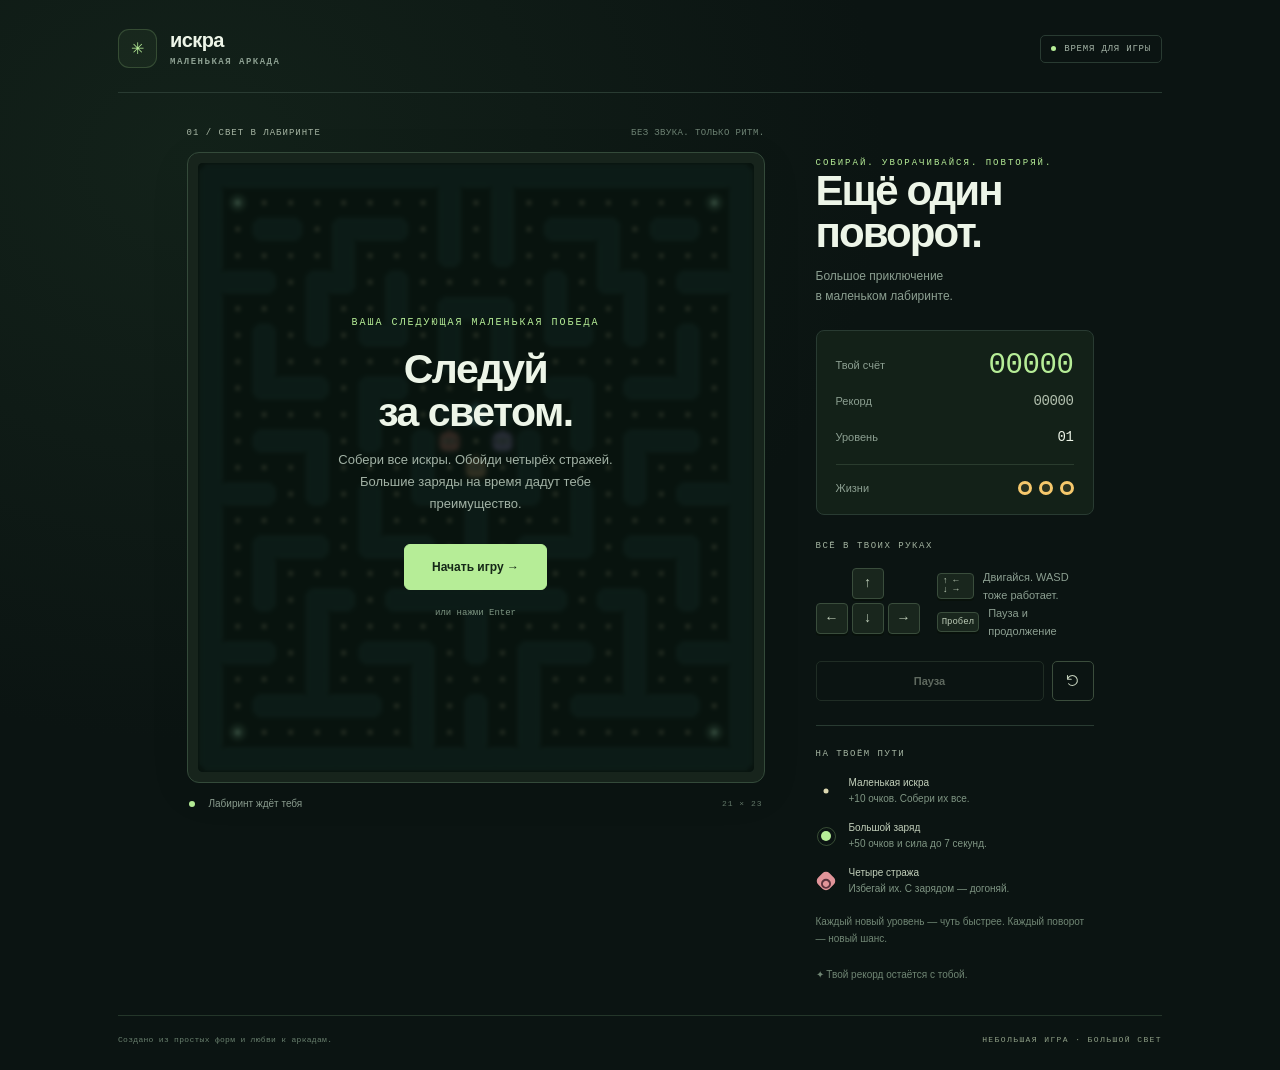
<file: index.html>
<!DOCTYPE html>
<html lang="ru">
<head>
  <meta charset="UTF-8">
  <meta name="viewport" content="width=device-width, initial-scale=1.0">
  <meta name="theme-color" content="#101917">
  <meta name="description" content="Искра — игра о маленьком светящемся путешественнике, лабиринте и четырёх стражах. Без установок и зависимостей.">
  <title>Искра — свет в лабиринте</title>
  <link rel="icon" href="data:image/svg+xml,%3Csvg xmlns='http://www.w3.org/2000/svg' viewBox='0 0 32 32'%3E%3Crect width='32' height='32' rx='9' fill='%23101917'/%3E%3Ccircle cx='16' cy='16' r='10' fill='%23f6ce68'/%3E%3Crect x='17' y='11' width='6' height='10' rx='3' fill='%23101917'/%3E%3C/svg%3E">
  <link rel="stylesheet" href="styles.css">
  <script src="game.js" defer></script>
</head>
<body>
  <div class="app-shell">
    <header class="masthead">
      <a class="brand" href="index.html" aria-label="Искра — главная">
        <span class="brand-mark" aria-hidden="true">✳</span>
        <span class="brand-name">искра<span class="brand-subtitle">маленькая аркада</span></span>
      </a>
      <span class="header-tag">Время для игры</span>
    </header>

    <main class="game-layout">
      <section class="play-column" aria-label="Игровое поле">
        <div class="game-topline">
          <span class="section-label">01 / СВЕТ В ЛАБИРИНТЕ</span>
          <span class="sound-note">Без звука. Только ритм.</span>
        </div>
        <div class="board-shell">
          <canvas id="gameCanvas" width="630" height="690" tabindex="0" aria-label="Лабиринт: собирайте искры и избегайте четырёх стражей. Управление стрелками или WASD.">Для игры нужен браузер с поддержкой Canvas и JavaScript.</canvas>
          <div id="overlay" class="game-overlay">
            <div class="overlay-card">
              <span id="overlayEyebrow" class="eyebrow">ВАША СЛЕДУЮЩАЯ МАЛЕНЬКАЯ ПОБЕДА</span>
              <h1 id="overlayTitle">Следуй<br>за светом.</h1>
              <p id="overlayText">Собери все искры. Обойди четырёх стражей. Большие заряды на время дадут тебе преимущество.</p>
              <button id="startButton" class="primary-button" type="button">Начать игру →</button>
              <span id="overlayHint" class="overlay-hint">или нажми Enter</span>
            </div>
          </div>
        </div>
        <div class="board-footer">
          <span class="status-indicator" aria-hidden="true"></span>
          <span id="statusText" role="status" aria-live="polite">Лабиринт ждёт тебя</span>
          <span class="board-dimensions">21 × 23</span>
        </div>
        <div class="touch-controls" aria-label="Сенсорное управление">
          <button class="touch-key touch-up" data-direction="up" aria-label="Вверх" type="button">↑</button>
          <button class="touch-key touch-left" data-direction="left" aria-label="Влево" type="button">←</button>
          <button class="touch-key touch-down" data-direction="down" aria-label="Вниз" type="button">↓</button>
          <button class="touch-key touch-right" data-direction="right" aria-label="Вправо" type="button">→</button>
        </div>
      </section>

      <aside class="sidebar" aria-label="Счёт и управление">
        <div class="title-block">
          <span class="eyebrow">СОБИРАЙ. УВОРАЧИВАЙСЯ. ПОВТОРЯЙ.</span>
          <h2>Ещё один <br>поворот.</h2>
          <p>Большое приключение<br>в маленьком лабиринте.</p>
        </div>
        <section class="stats-panel" aria-label="Показатели игры">
          <div class="stat-row"><span class="stat-label">Твой счёт</span><span id="scoreValue" class="stat-value">00000</span></div>
          <div class="stat-row"><span class="stat-label">Рекорд</span><span id="bestValue" class="stat-value">00000</span></div>
          <div class="stat-row"><span class="stat-label">Уровень</span><span id="levelValue" class="stat-value">01</span></div>
          <div class="lives-row"><span class="stat-label">Жизни</span><div id="livesValue" class="life-icons" role="img" aria-label="3 жизни"><span class="life-icon"></span><span class="life-icon"></span><span class="life-icon"></span></div></div>
        </section>
        <section class="controls-panel" aria-label="Как играть">
          <h3 class="panel-heading">Всё в твоих руках</h3>
          <div class="arrow-keys" aria-hidden="true"><span class="key up">↑</span><span class="key left">←</span><span class="key down">↓</span><span class="key right">→</span></div>
          <div class="instruction-row"><span class="kbd">↑ ← ↓ →</span><span class="instruction-text">Двигайся. WASD тоже работает.</span></div>
          <div class="instruction-row"><span class="kbd">Пробел</span><span class="instruction-text">Пауза и продолжение</span></div>
          <div class="action-buttons">
            <button id="pauseButton" class="secondary-button" type="button" disabled>Пауза</button>
            <button id="restartButton" class="icon-button" type="button" aria-label="Перезапустить игру" title="Перезапустить игру">
              <svg width="20" height="20" viewBox="0 0 24 24" fill="none" stroke="currentColor" stroke-width="1.7" stroke-linecap="round" stroke-linejoin="round" aria-hidden="true"><path d="M4 10a8 8 0 1 1 1.7 7.2M4 4v6h6"/></svg>
            </button>
          </div>
        </section>
        <section class="legend-panel" aria-label="Предметы и противники">
          <h3 class="panel-heading">На твоём пути</h3>
          <div class="legend-row"><span class="legend-marker dot" aria-hidden="true"></span><p><strong>Маленькая искра</strong><span>+10 очков. Собери их все.</span></p></div>
          <div class="legend-row"><span class="legend-marker power" aria-hidden="true"></span><p><strong>Большой заряд</strong><span>+50 очков и сила до 7 секунд.</span></p></div>
          <div class="legend-row"><span class="legend-marker enemy" aria-hidden="true"></span><p><strong>Четыре стража</strong><span>Избегай их. С зарядом — догоняй.</span></p></div>
          <p class="level-note">Каждый новый уровень — чуть быстрее. Каждый поворот — новый шанс.</p>
        </section>
        <div class="bottom-note"><span aria-hidden="true">✦</span> Твой рекорд остаётся с тобой.</div>
      </aside>
    </main>
    <footer class="page-footer"><span class="footer-note">Создано из простых форм и любви к аркадам.</span><span class="footer-mark">НЕБОЛЬШАЯ ИГРА · БОЛЬШОЙ СВЕТ</span></footer>
  </div>
  <noscript><p style="padding:24px;text-align:center;color:#f6ce68">Включите JavaScript в браузере, чтобы играть.</p></noscript>
</body>
</html>
</file>
<file: styles.css>
:root {
  color-scheme: dark;
  --background: #0b1412;
  --surface: #111e1a;
  --surface-raised: #16251f;
  --border: #293b32;
  --text: #edf5e8;
  --muted: #8c9f91;
  --mint: #b6ed97;
  --amber: #f6c86c;
  --mono: "SFMono-Regular", Consolas, "Liberation Mono", monospace;
}

* { box-sizing: border-box; }

html { min-width: 320px; }

body {
  margin: 0;
  background: radial-gradient(ellipse at 15% 15%, #13221a 0, transparent 45%), var(--background);
  color: var(--text);
  font-family: Inter, -apple-system, BlinkMacSystemFont, "Segoe UI", sans-serif;
  -webkit-font-smoothing: antialiased;
}

button { font: inherit; }

button:focus-visible {
  outline: 3px solid var(--amber);
  outline-offset: 4px;
}

button:disabled { cursor: not-allowed; opacity: .45; }

.app-shell {
  width: min(1120px, 100%);
  margin: 0 auto;
  padding: 29px 38px 24px;
}

.masthead {
  display: flex;
  align-items: center;
  justify-content: space-between;
  gap: 24px;
  min-height: 52px;
  padding-bottom: 23px;
  border-bottom: 1px solid var(--border);
}

.brand { display: flex; align-items: center; gap: 13px; color: inherit; text-decoration: none; }
.brand:focus-visible { outline: 2px solid var(--amber); outline-offset: 5px; border-radius: 6px; }

.brand-mark {
  display: grid;
  width: 39px;
  height: 39px;
  place-items: center;
  border: 1px solid #b6ed972e;
  border-radius: 11px;
  background: #b6ed970b;
  color: var(--mint);
  flex-shrink: 0;
}

.brand-mark svg { display: block; width: 24px; height: 24px; }

.brand-name {
  font-size: 20px;
  font-weight: 800;
  line-height: 1.1;
  letter-spacing: -.6px;
}

.brand-subtitle {
  display: block;
  margin-top: 5px;
  font-family: var(--mono);
  font-size: 9px;
  line-height: 1.4;
  letter-spacing: 1.5px;
  text-transform: uppercase;
  color: var(--muted);
}

.header-tag {
  display: flex;
  align-items: center;
  gap: 8px;
  padding: 7px 10px;
  border: 1px solid var(--border);
  border-radius: 5px;
  color: #a5b4a7;
  font-family: var(--mono);
  font-size: 9px;
  line-height: 1.4;
  letter-spacing: .8px;
  text-transform: uppercase;
}

.header-tag::before {
  content: "";
  width: 5px;
  height: 5px;
  border-radius: 50%;
  background: var(--mint);
}

.game-layout {
  display: grid;
  grid-template-columns: minmax(0, 578px) 278px;
  justify-content: center;
  gap: 51px;
  margin-top: 34px;
}

.play-column { min-width: 0; }

.game-topline {
  display: flex;
  align-items: center;
  justify-content: space-between;
  gap: 12px;
  margin-bottom: 12px;
}

.section-label,
.sound-note,
.board-dimensions {
  font-family: var(--mono);
  font-size: 9px;
  line-height: 1.5;
  letter-spacing: 1px;
  text-transform: uppercase;
}

.section-label { color: #a8b7a5; }
.sound-note { color: #6f8475; letter-spacing: .4px; }

.board-shell {
  position: relative;
  overflow: hidden;
  padding: 10px;
  border: 1px solid #344a3a;
  border-radius: 12px;
  background: #17241c;
  box-shadow: 0 10px 40px #00000014;
}

#gameCanvas {
  display: block;
  width: 100%;
  height: auto;
  border-radius: 5px;
  background: #0b1611;
  touch-action: none;
}

#gameCanvas:focus-visible { outline: 1px solid #b6ed9770; outline-offset: -1px; }

.game-overlay {
  position: absolute;
  inset: 10px;
  display: flex;
  align-items: center;
  justify-content: center;
  padding: 25px;
  border-radius: 5px;
  background: #07120cbd;
  backdrop-filter: blur(2px);
  -webkit-backdrop-filter: blur(2px);
}

.game-overlay[hidden] { display: none; }

.overlay-card { max-width: 355px; text-align: center; }

.eyebrow {
  margin: 0 0 15px;
  color: var(--mint);
  font-family: var(--mono);
  font-size: 10px;
  font-weight: 500;
  line-height: 1.6;
  letter-spacing: 2px;
  text-transform: uppercase;
}

.overlay-card .eyebrow { display: block; margin-bottom: 17px; }

.overlay-card h1 {
  margin: 0 0 15px;
  font-size: clamp(29px, 3.6vw, 41px);
  line-height: 1.05;
  font-weight: 750;
  letter-spacing: -1.5px;
}

.overlay-card p {
  margin: 0 auto 28px;
  max-width: 310px;
  font-size: 13px;
  line-height: 1.7;
  color: #a2b2a5;
}

.primary-button {
  display: inline-flex;
  align-items: center;
  justify-content: center;
  gap: 10px;
  min-height: 46px;
  padding: 0 27px;
  border: 1px solid var(--mint);
  border-radius: 6px;
  background: var(--mint);
  color: #152717;
  font-size: 12px;
  font-weight: 700;
  cursor: pointer;
  transition: background .15s, transform .15s;
}

.primary-button:hover { background: #c9f5b2; }
.primary-button:active { transform: translateY(1px); }

.overlay-hint {
  display: block;
  margin-top: 16px;
  color: #7d9481;
  font-family: var(--mono);
  font-size: 9px;
  line-height: 1.6;
}

.board-footer {
  display: flex;
  align-items: center;
  justify-content: space-between;
  gap: 14px;
  padding: 13px 2px 0;
  color: var(--muted);
  font-size: 10px;
  line-height: 1.5;
}

.status-indicator {
  display: inline-block;
  width: 6px;
  height: 6px;
  margin-right: 7px;
  border-radius: 50%;
  background: var(--mint);
  vertical-align: 1px;
}

.board-dimensions { color: #637969; font-size: 8px; }
#statusText { flex: 1; }
.status-indicator { flex-shrink: 0; margin-right: 0; }

.sidebar { min-width: 0; padding-top: 24px; }

.title-block { padding-bottom: 24px; }
.title-block .eyebrow { margin-bottom: 12px; font-size: 9px; }

.title-block h2 {
  margin: 0 0 12px;
  font-size: 42px;
  font-weight: 750;
  line-height: 1.01;
  letter-spacing: -1.9px;
}

.title-block p {
  max-width: 259px;
  margin: 0;
  color: var(--muted);
  font-size: 12px;
  line-height: 1.65;
}

.stats-panel {
  padding: 16px 19px 15px;
  border: 1px solid var(--border);
  border-radius: 8px;
  background: #132118;
}

.stat-row {
  display: flex;
  align-items: center;
  justify-content: space-between;
  gap: 16px;
  min-height: 36px;
}

.stat-label { color: var(--muted); font-size: 11px; }

.stat-value {
  font-family: var(--mono);
  font-size: 18px;
  font-weight: 500;
  font-variant-numeric: tabular-nums;
  letter-spacing: -.4px;
}

#scoreValue { color: var(--mint); font-size: 29px; }
#bestValue { color: #b4c2b0; font-size: 14px; }
#levelValue { font-size: 14px; }

.lives-row {
  display: flex;
  align-items: center;
  justify-content: space-between;
  min-height: 35px;
  gap: 16px;
  margin-top: 9px;
  padding-top: 11px;
  border-top: 1px solid #2a3c2e;
  color: var(--muted);
  font-size: 11px;
}

.life-icons { display: flex; align-items: center; gap: 7px; }

.life-icon {
  display: inline-block;
  width: 14px;
  height: 14px;
  border: 3px solid var(--amber);
  border-radius: 50%;
  background: #f6c86c1c;
}

.life-icon.empty { border-color: #364636; background: transparent; }

.controls-panel { padding-top: 24px; }

.panel-heading {
  margin: 0 0 14px;
  color: #a4b4a1;
  font-family: var(--mono);
  font-size: 9px;
  font-weight: 500;
  line-height: 1.6;
  letter-spacing: 1.5px;
  text-transform: uppercase;
}

.arrow-keys {
  display: grid;
  grid-template-columns: repeat(3, 32px);
  grid-template-rows: repeat(2, 31px);
  gap: 4px;
  float: left;
  margin: 0 17px 14px 0;
}

.key,
.kbd {
  display: inline-flex;
  align-items: center;
  justify-content: center;
  border: 1px solid #3a4d3c;
  border-radius: 4px;
  background: #19261d;
  color: #becdb8;
  font-family: var(--mono);
  font-size: 14px;
  line-height: 1;
  box-shadow: 0 2px 0 #08110b;
}

.key.up { grid-column: 2; grid-row: 1; }
.key.left { grid-column: 1; grid-row: 2; }
.key.down { grid-column: 2; grid-row: 2; }
.key.right { grid-column: 3; grid-row: 2; }

.instruction-row {
  display: flex;
  align-items: center;
  gap: 9px;
  min-height: 28px;
  color: var(--muted);
  font-size: 10px;
  line-height: 1.55;
}

.kbd { min-width: 21px; min-height: 20px; padding: 3px 5px; font-size: 9px; }
.instruction-text { color: var(--muted); font-size: 11px; line-height: 1.65; }

.action-buttons {
  display: flex;
  clear: both;
  gap: 8px;
  padding-top: 13px;
}

.secondary-button,
.icon-button {
  display: flex;
  align-items: center;
  justify-content: center;
  gap: 9px;
  min-height: 40px;
  border: 1px solid #3b4d3c;
  border-radius: 5px;
  background: transparent;
  color: #c5d1bd;
  font-size: 11px;
  font-weight: 600;
  cursor: pointer;
  transition: background .15s, border-color .15s;
}

.secondary-button { flex: 1; padding: 0 14px; }
.icon-button { width: 42px; flex-shrink: 0; }
.secondary-button:hover, .icon-button:hover { background: #1b2b20; border-color: #79916b; }
.secondary-button svg, .icon-button svg { width: 15px; height: 15px; }

.legend-panel { margin-top: 24px; padding-top: 21px; border-top: 1px solid var(--border); }
.legend-panel .panel-heading { margin-bottom: 14px; }

.legend-row { display: flex; align-items: center; gap: 12px; margin-top: 13px; }
.legend-row p { margin: 0; font-size: 10px; line-height: 1.6; }
.legend-row strong { display: block; color: #c2cfba; font-weight: 500; }
.legend-row p span { color: #7f9583; font-size: 10px; }

.legend-marker {
  display: block;
  flex: 0 0 21px;
  position: relative;
  height: 21px;
}

.legend-marker.dot::before,
.legend-marker.power::before {
  content: "";
  position: absolute;
  top: 50%;
  left: 50%;
  transform: translate(-50%, -50%);
  width: 5px;
  height: 5px;
  border-radius: 50%;
  background: #ddd8b1;
}

.legend-marker.power::before { width: 10px; height: 10px; background: var(--mint); }
.legend-marker.power::after {
  content: "";
  position: absolute;
  inset: 1px;
  border: 1px solid #b6ed9740;
  border-radius: 50%;
}

.legend-marker.enemy {
  flex-basis: 16px;
  width: 16px;
  height: 16px;
  margin: 0 3px 0 2px;
  border-radius: 5px;
  background: #e19499;
  transform: rotate(45deg);
}

.legend-marker.enemy::after {
  content: "";
  position: absolute;
  left: 5px;
  top: 5px;
  width: 6px;
  height: 6px;
  border: 2px solid #5b323d;
  border-radius: 50%;
}

.level-note, .bottom-note { color: #708674; font-size: 10px; line-height: 1.65; }
.level-note { margin: 17px 0 0; }
.bottom-note { margin-top: 20px; }

.page-footer {
  display: flex;
  align-items: center;
  justify-content: space-between;
  gap: 20px;
  margin-top: 31px;
  padding-top: 17px;
  border-top: 1px solid #24362a;
  color: #687f6d;
  font-family: var(--mono);
  font-size: 8px;
  line-height: 1.7;
  letter-spacing: .3px;
}

.footer-mark { color: #90a087; letter-spacing: 1.4px; text-transform: uppercase; white-space: nowrap; }

.touch-controls {
  display: none;
  grid-template-columns: repeat(3, 50px);
  grid-template-rows: repeat(2, 44px);
  justify-content: center;
  gap: 6px;
  padding-top: 19px;
}

.touch-key {
  display: flex;
  align-items: center;
  justify-content: center;
  border: 1px solid #41583f;
  border-radius: 7px;
  background: #1a2b1e;
  color: var(--mint);
  font-size: 21px;
  touch-action: none;
  user-select: none;
  -webkit-user-select: none;
  cursor: pointer;
}

.touch-key:active { background: #34482c; }
.touch-up { grid-column: 2; grid-row: 1; }
.touch-left { grid-column: 1; grid-row: 2; }
.touch-down { grid-column: 2; grid-row: 2; }
.touch-right { grid-column: 3; grid-row: 2; }

@media (max-width: 960px) {
  .app-shell { padding: 24px 28px 21px; }
  .game-layout { grid-template-columns: minmax(0, 540px) 240px; gap: 28px; margin-top: 27px; }
  .title-block h2 { font-size: 37px; }
  .title-block { padding-bottom: 20px; }
  .sidebar { padding-top: 24px; }
  .stats-panel { padding: 13px 16px; }
  .controls-panel { padding-top: 21px; }
  .legend-panel { margin-top: 21px; padding-top: 18px; }
  .arrow-keys { margin-right: 12px; }
  .instruction-row { font-size: 9px; gap: 6px; }
}

@media (max-width: 730px) {
  .app-shell { max-width: 588px; padding: 20px 20px 22px; }
  .masthead { padding-bottom: 19px; gap: 12px; }
  .brand-name { font-size: 18px; }
  .brand-subtitle { font-size: 8px; letter-spacing: 1px; }
  .header-tag { font-size: 8px; padding: 6px 8px; letter-spacing: .3px; }
  .game-layout { grid-template-columns: 1fr; gap: 27px; margin-top: 23px; }
  .game-topline { margin-bottom: 10px; }
  .sidebar { display: grid; grid-template-columns: 1fr 1fr; gap: 23px 19px; padding-top: 0; }
  .title-block { grid-column: 1 / -1; padding-bottom: 0; }
  .title-block .eyebrow { margin-bottom: 9px; }
  .title-block h2 { font-size: 31px; margin-bottom: 10px; }
  .title-block h2 br { display: none; }
  .title-block p { max-width: 420px; }
  .stats-panel { align-self: start; }
  .controls-panel { padding-top: 2px; }
  .arrow-keys { float: none; margin: 0 0 11px; }
  .instruction-row { font-size: 10px; }
  .action-buttons { padding-top: 14px; }
  .secondary-button, .icon-button { min-height: 44px; }
  .legend-panel { grid-column: 1 / -1; margin-top: 0; padding-top: 20px; }
  .legend-panel .panel-heading { margin-bottom: 10px; }
  .legend-row { display: inline-flex; width: calc(50% - 3px); vertical-align: top; margin-top: 12px; }
  .bottom-note { grid-column: 1 / -1; margin-top: -5px; }
  .touch-controls { display: grid; }
  .page-footer { margin-top: 26px; font-size: 7px; align-items: flex-start; }
  .board-footer { font-size: 9px; }
}

@media (max-width: 420px) {
  .app-shell { padding-right: 14px; padding-left: 14px; }
  .header-tag { border: 0; padding-right: 0; }
  .brand-mark { width: 33px; height: 33px; }
  .brand { gap: 10px; }
  .brand-subtitle { font-size: 7px; }
  .section-label, .sound-note { font-size: 8px; }
  .board-shell { padding: 7px; border-radius: 10px; }
  .game-overlay { inset: 7px; padding: 15px; }
  .overlay-card p { font-size: 12px; margin-bottom: 22px; }
  .overlay-card h1 { font-size: 30px; }
  .overlay-card .eyebrow { font-size: 8px; letter-spacing: 1.6px; }
  .board-dimensions { font-size: 7px; letter-spacing: .4px; }
  .sidebar { gap: 22px 14px; }
  .stats-panel { padding: 12px; }
  .stat-value { font-size: 16px; }
  #scoreValue { font-size: 25px; }
  .stat-label, .lives-row { font-size: 10px; }
  .life-icons { gap: 5px; }
  .life-icon { width: 12px; height: 12px; }
  .secondary-button { font-size: 10px; padding: 0 8px; }
  .icon-button { width: 37px; }
  .action-buttons { gap: 6px; }
  .legend-row { width: 100%; }
  .footer-mark { display: none; }
}

@media (pointer: coarse) {
  .touch-controls { display: grid; }
  .primary-button { min-height: 48px; }
  .secondary-button, .icon-button { min-height: 44px; }
}

@media (prefers-reduced-motion: reduce) {
  *, *::before, *::after { transition: none !important; animation: none !important; }
}
</file>
